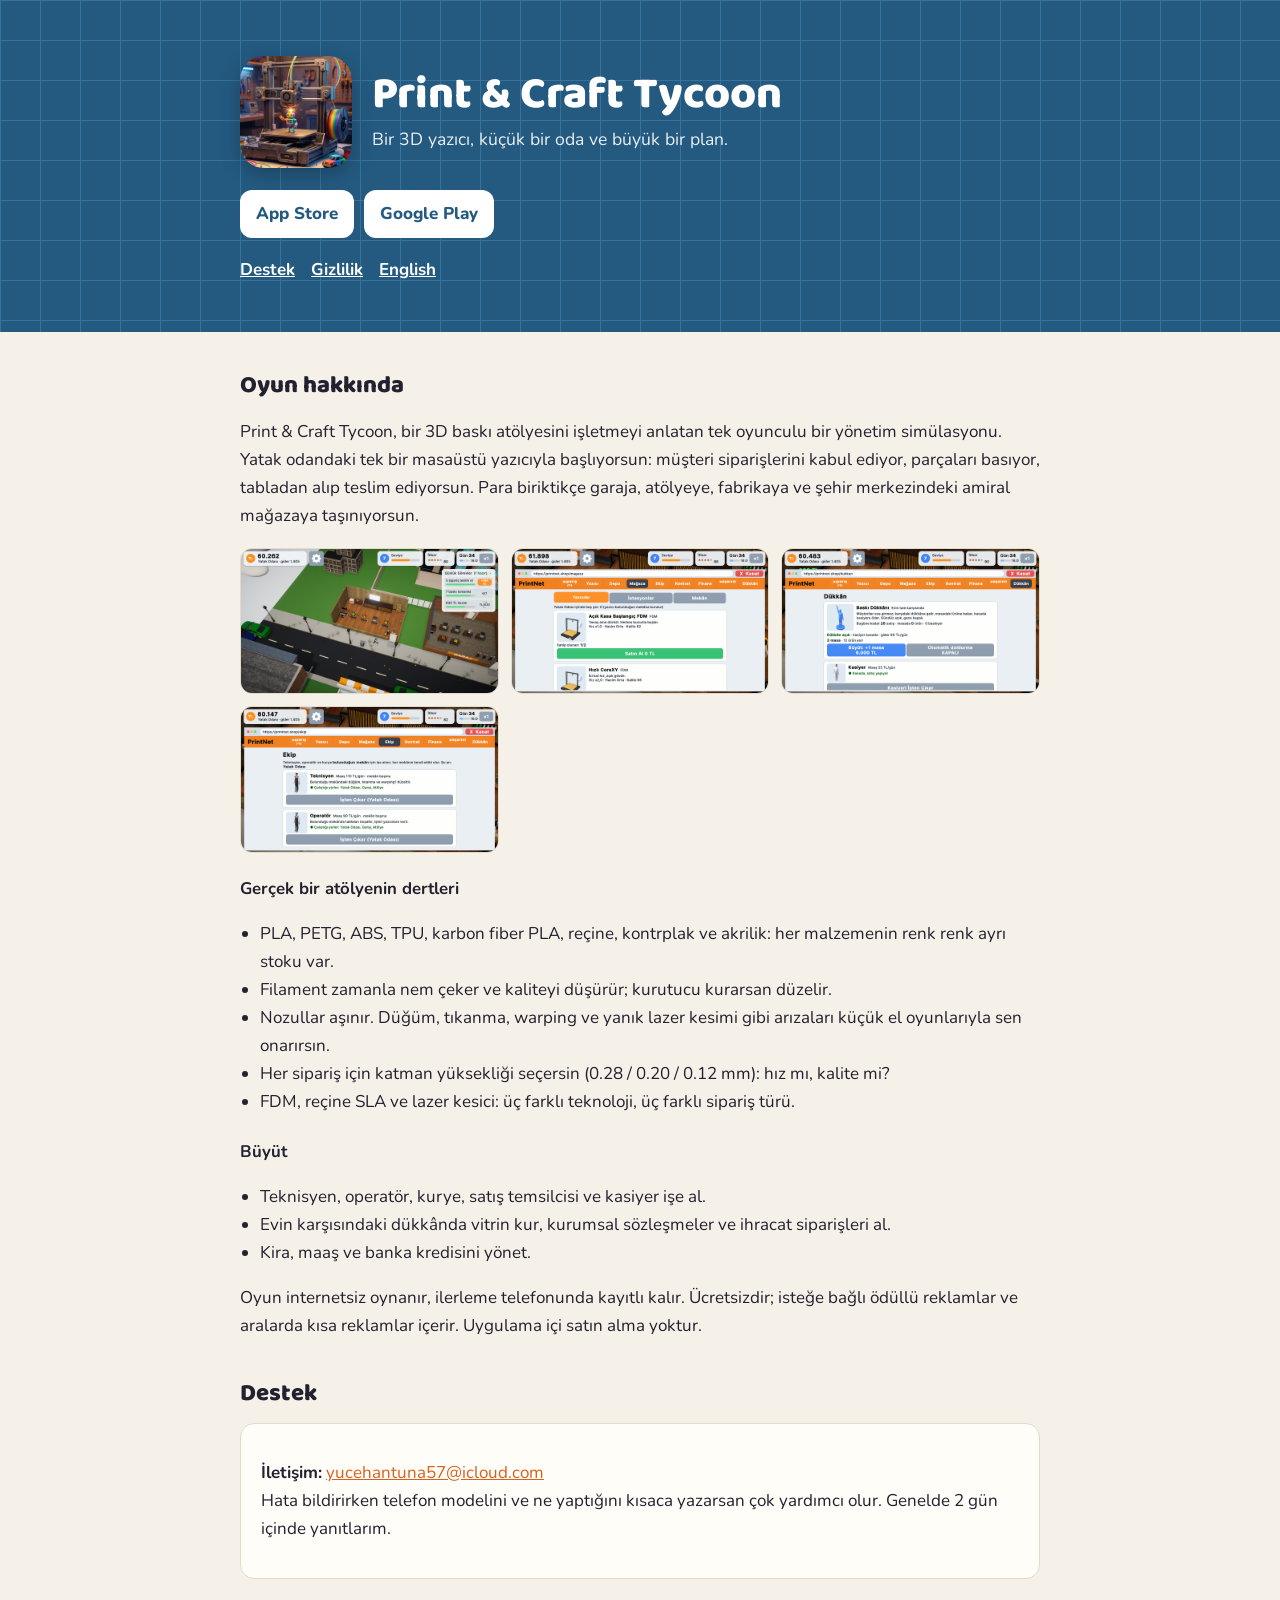
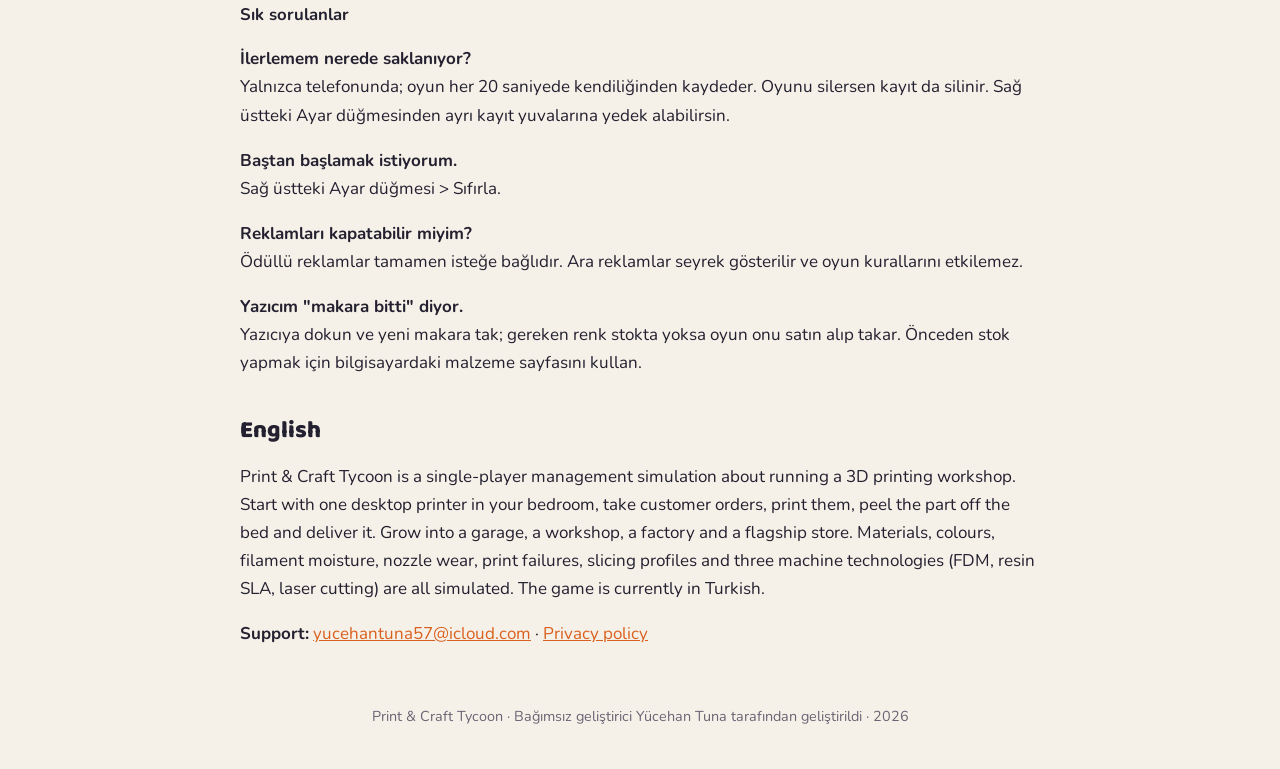
<file: index.html>
<!doctype html>
<html lang="tr">
<head>
<meta charset="utf-8">
<meta name="viewport" content="width=device-width,initial-scale=1">
<title>Print &amp; Craft Tycoon</title>
<meta name="description" content="Print & Craft Tycoon: yatak odasındaki tek 3D yazıcıdan kendi baskı fabrikana. Bağımsız geliştirilmiş bir işletme simülasyonu.">
<link rel="icon" href="favicon.png">
<link rel="preconnect" href="https://fonts.googleapis.com">
<link rel="stylesheet" href="https://fonts.googleapis.com/css2?family=Baloo+2:wght@800&family=Nunito:wght@400;700;800&display=swap">
<link rel="stylesheet" href="style.css">
</head>
<body>
<header class="hero">
  <div class="wrap">
    <div class="brand">
      <img src="img/icon.png" alt="Print &amp; Craft Tycoon ikonu">
      <div>
        <h1>Print &amp; Craft Tycoon</h1>
        <p class="tag">Bir 3D yazıcı, küçük bir oda ve büyük bir plan.</p>
      </div>
    </div>
    <div class="badges">
      <a href="https://apps.apple.com/app/id6832844800">App Store</a>
      <a href="https://play.google.com/store/apps/details?id=com.printcraft.tycoon">Google Play</a>
    </div>
    <nav class="top"><a href="#destek">Destek</a><a href="privacy.html">Gizlilik</a><a href="#english">English</a></nav>
  </div>
</header>

<main class="wrap">
  <h2>Oyun hakkında</h2>
  <p>Print &amp; Craft Tycoon, bir 3D baskı atölyesini işletmeyi anlatan tek oyunculu bir yönetim simülasyonu. Yatak odandaki tek bir masaüstü yazıcıyla başlıyorsun: müşteri siparişlerini kabul ediyor, parçaları basıyor, tabladan alıp teslim ediyorsun. Para biriktikçe garaja, atölyeye, fabrikaya ve şehir merkezindeki amiral mağazaya taşınıyorsun.</p>

  <div class="shots">
    <img src="img/shot2.jpg" alt="Yazıcıların çalıştığı atölye" loading="lazy">
    <img src="img/shot3.jpg" alt="Sipariş ekranı" loading="lazy">
    <img src="img/shot4.jpg" alt="Fabrika katı" loading="lazy">
    <img src="img/shot5.jpg" alt="Mahalle ve dükkân" loading="lazy">
  </div>

  <h3>Gerçek bir atölyenin dertleri</h3>
  <ul>
    <li>PLA, PETG, ABS, TPU, karbon fiber PLA, reçine, kontrplak ve akrilik: her malzemenin renk renk ayrı stoku var.</li>
    <li>Filament zamanla nem çeker ve kaliteyi düşürür; kurutucu kurarsan düzelir.</li>
    <li>Nozullar aşınır. Düğüm, tıkanma, warping ve yanık lazer kesimi gibi arızaları küçük el oyunlarıyla sen onarırsın.</li>
    <li>Her sipariş için katman yüksekliği seçersin (0.28 / 0.20 / 0.12 mm): hız mı, kalite mi?</li>
    <li>FDM, reçine SLA ve lazer kesici: üç farklı teknoloji, üç farklı sipariş türü.</li>
  </ul>
  <h3>Büyüt</h3>
  <ul>
    <li>Teknisyen, operatör, kurye, satış temsilcisi ve kasiyer işe al.</li>
    <li>Evin karşısındaki dükkânda vitrin kur, kurumsal sözleşmeler ve ihracat siparişleri al.</li>
    <li>Kira, maaş ve banka kredisini yönet.</li>
  </ul>
  <p>Oyun internetsiz oynanır, ilerleme telefonunda kayıtlı kalır. Ücretsizdir; isteğe bağlı ödüllü reklamlar ve aralarda kısa reklamlar içerir. Uygulama içi satın alma yoktur.</p>

  <h2 id="destek">Destek</h2>
  <div class="card">
    <p><b>İletişim:</b> <a href="mailto:yucehantuna57@icloud.com">yucehantuna57@icloud.com</a><br>
    Hata bildirirken telefon modelini ve ne yaptığını kısaca yazarsan çok yardımcı olur. Genelde 2 gün içinde yanıtlarım.</p>
  </div>
  <h3>Sık sorulanlar</h3>
  <p><b>İlerlemem nerede saklanıyor?</b><br>Yalnızca telefonunda; oyun her 20 saniyede kendiliğinden kaydeder. Oyunu silersen kayıt da silinir. Sağ üstteki Ayar düğmesinden ayrı kayıt yuvalarına yedek alabilirsin.</p>
  <p><b>Baştan başlamak istiyorum.</b><br>Sağ üstteki Ayar düğmesi &gt; Sıfırla.</p>
  <p><b>Reklamları kapatabilir miyim?</b><br>Ödüllü reklamlar tamamen isteğe bağlıdır. Ara reklamlar seyrek gösterilir ve oyun kurallarını etkilemez.</p>
  <p><b>Yazıcım "makara bitti" diyor.</b><br>Yazıcıya dokun ve yeni makara tak; gereken renk stokta yoksa oyun onu satın alıp takar. Önceden stok yapmak için bilgisayardaki malzeme sayfasını kullan.</p>

  <section id="english">
  <h2>English</h2>
  <p>Print &amp; Craft Tycoon is a single-player management simulation about running a 3D printing workshop. Start with one desktop printer in your bedroom, take customer orders, print them, peel the part off the bed and deliver it. Grow into a garage, a workshop, a factory and a flagship store. Materials, colours, filament moisture, nozzle wear, print failures, slicing profiles and three machine technologies (FDM, resin SLA, laser cutting) are all simulated. The game is currently in Turkish.</p>
  <p><b>Support:</b> <a href="mailto:yucehantuna57@icloud.com">yucehantuna57@icloud.com</a> &middot; <a href="privacy.html#en">Privacy policy</a></p>
  </section>
</main>
<footer>Print &amp; Craft Tycoon &middot; Bağımsız geliştirici Yücehan Tuna tarafından geliştirildi &middot; 2026</footer>
</body>
</html>
</file>
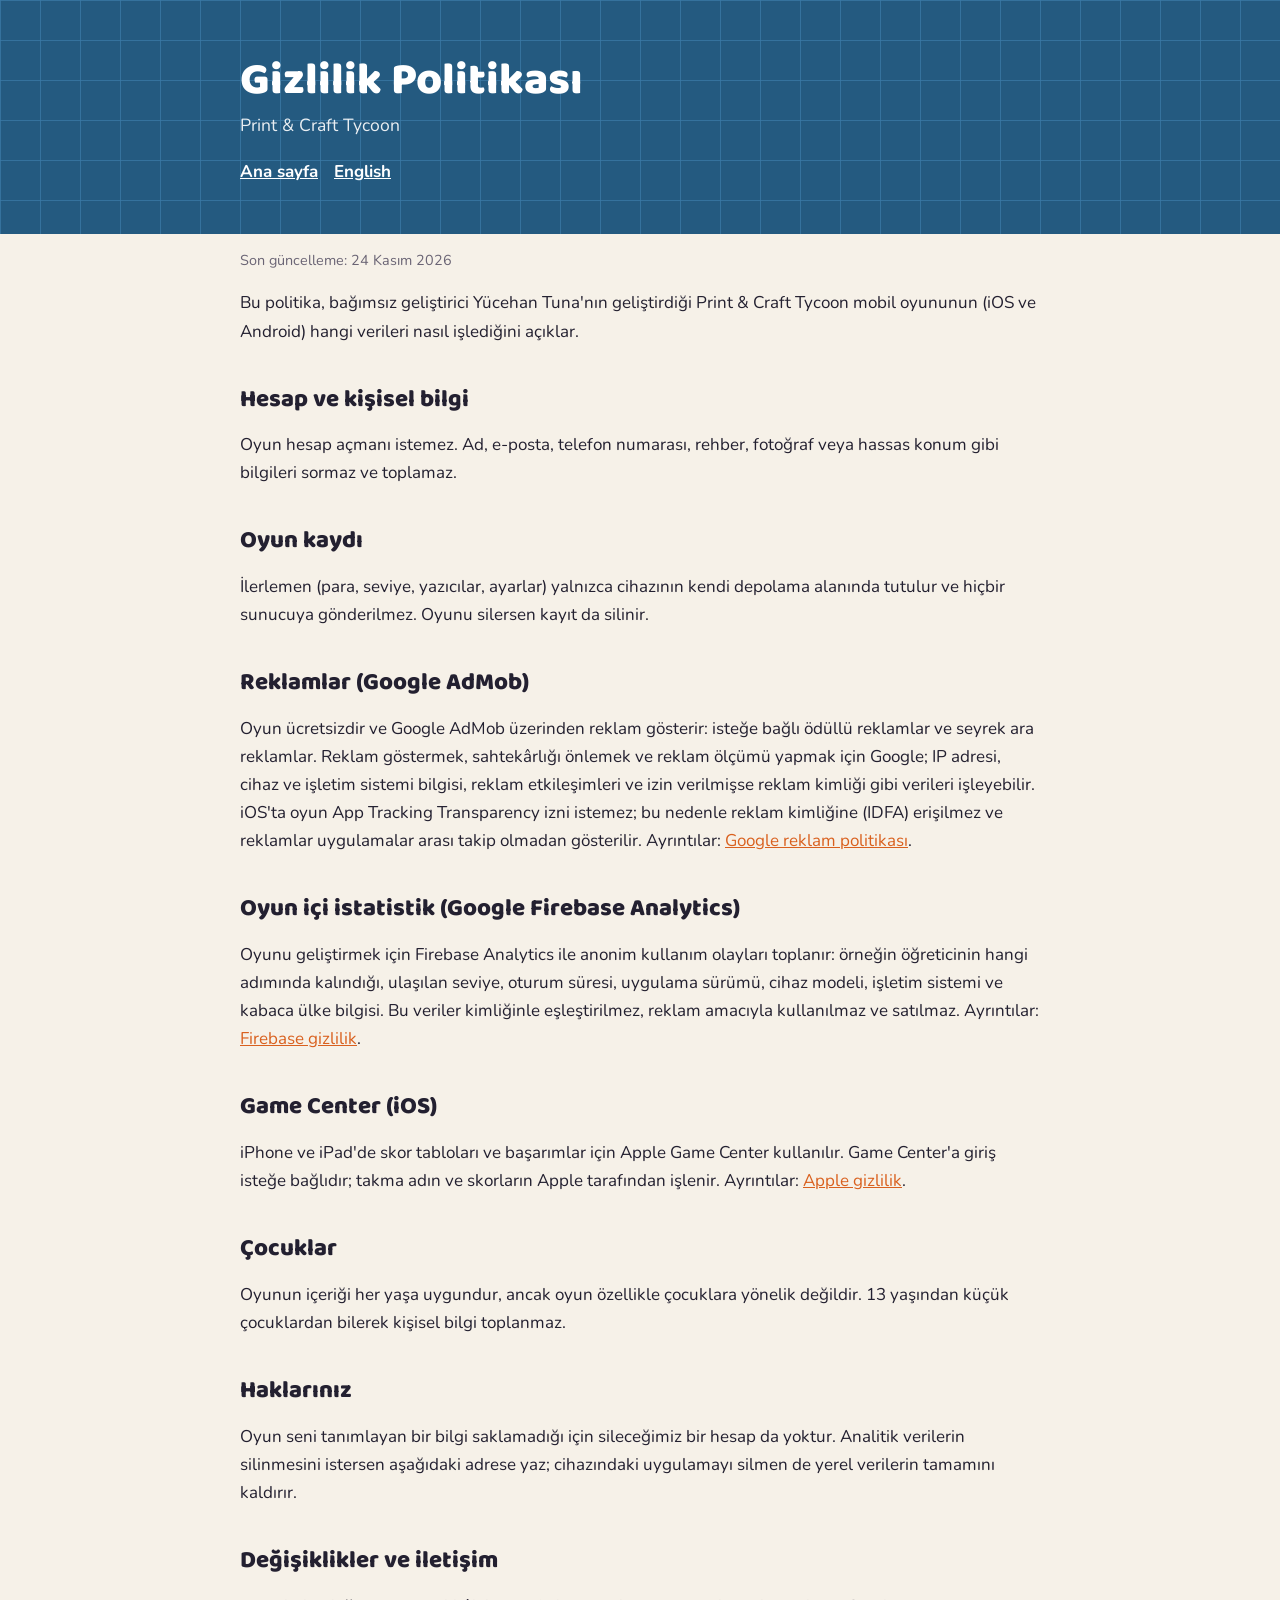
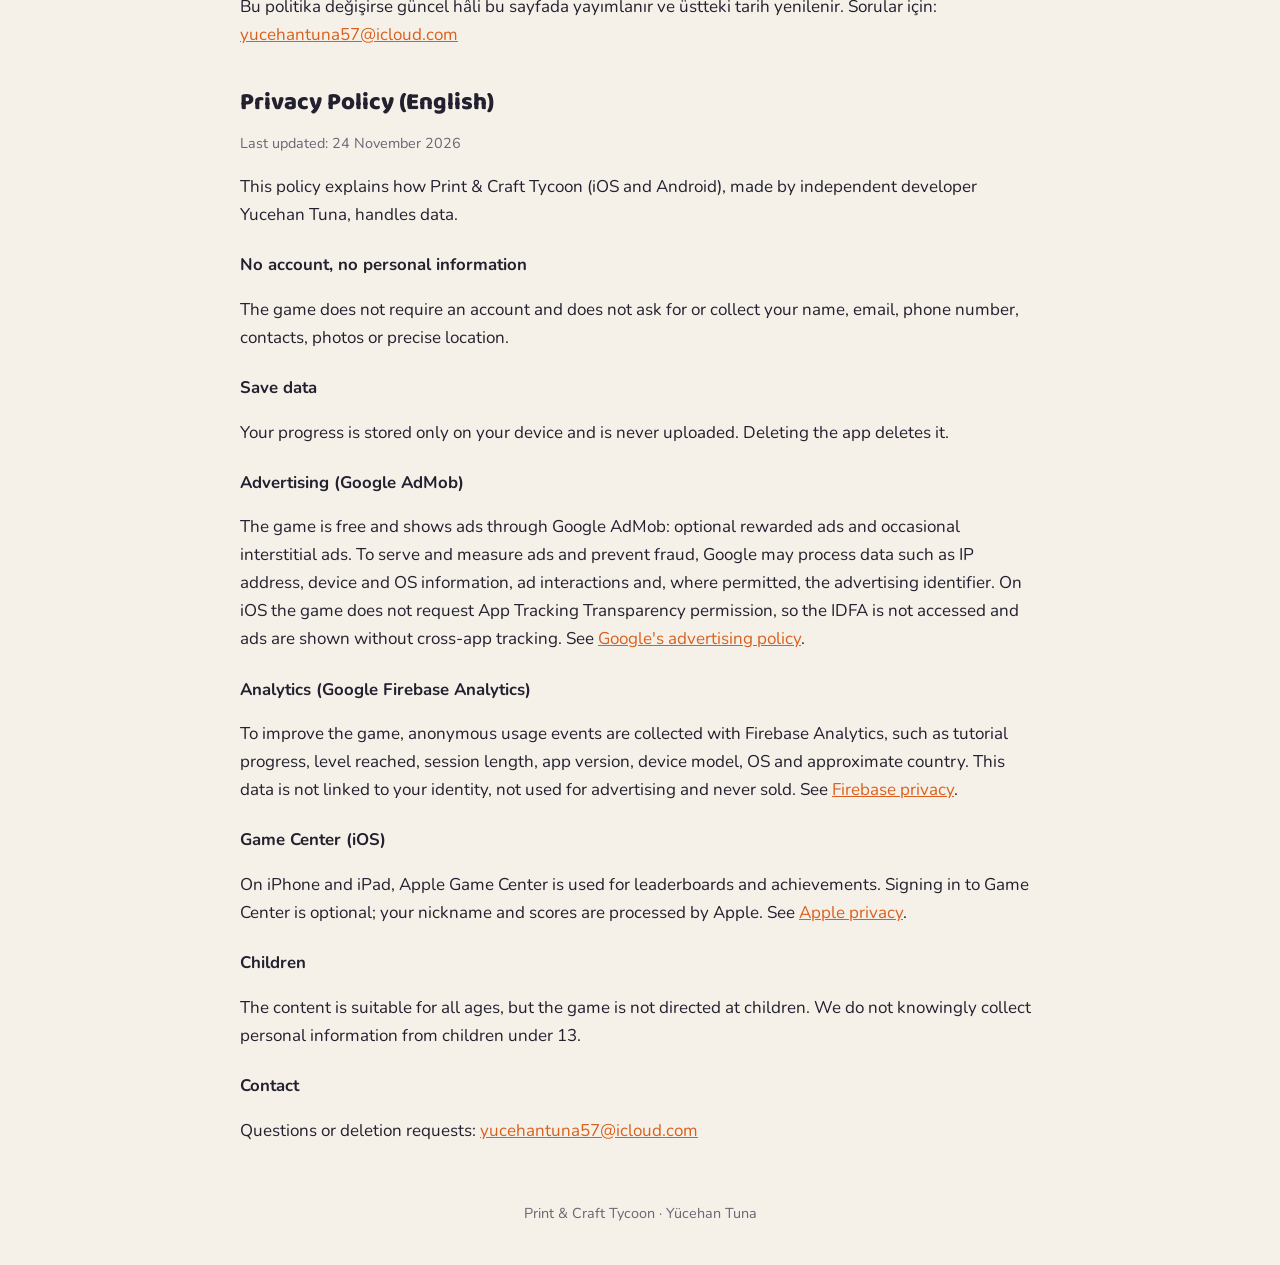
<file: privacy.html>
<!doctype html>
<html lang="tr">
<head>
<meta charset="utf-8">
<meta name="viewport" content="width=device-width,initial-scale=1">
<title>Gizlilik Politikası · Print &amp; Craft Tycoon</title>
<link rel="icon" href="favicon.png">
<link rel="stylesheet" href="https://fonts.googleapis.com/css2?family=Baloo+2:wght@800&family=Nunito:wght@400;700;800&display=swap">
<link rel="stylesheet" href="style.css">
</head>
<body>
<header class="hero">
  <div class="wrap">
    <h1>Gizlilik Politikası</h1>
    <p class="tag">Print &amp; Craft Tycoon</p>
    <nav class="top"><a href="index.html">Ana sayfa</a><a href="#en">English</a></nav>
  </div>
</header>
<main class="wrap">
  <p class="meta">Son güncelleme: 24 Kasım 2026</p>
  <p>Bu politika, bağımsız geliştirici Yücehan Tuna'nın geliştirdiği Print &amp; Craft Tycoon mobil oyununun (iOS ve Android) hangi verileri nasıl işlediğini açıklar.</p>

  <h2>Hesap ve kişisel bilgi</h2>
  <p>Oyun hesap açmanı istemez. Ad, e-posta, telefon numarası, rehber, fotoğraf veya hassas konum gibi bilgileri sormaz ve toplamaz.</p>

  <h2>Oyun kaydı</h2>
  <p>İlerlemen (para, seviye, yazıcılar, ayarlar) yalnızca cihazının kendi depolama alanında tutulur ve hiçbir sunucuya gönderilmez. Oyunu silersen kayıt da silinir.</p>

  <h2>Reklamlar (Google AdMob)</h2>
  <p>Oyun ücretsizdir ve Google AdMob üzerinden reklam gösterir: isteğe bağlı ödüllü reklamlar ve seyrek ara reklamlar. Reklam göstermek, sahtekârlığı önlemek ve reklam ölçümü yapmak için Google; IP adresi, cihaz ve işletim sistemi bilgisi, reklam etkileşimleri ve izin verilmişse reklam kimliği gibi verileri işleyebilir. iOS'ta oyun App Tracking Transparency izni istemez; bu nedenle reklam kimliğine (IDFA) erişilmez ve reklamlar uygulamalar arası takip olmadan gösterilir. Ayrıntılar: <a href="https://policies.google.com/technologies/ads">Google reklam politikası</a>.</p>

  <h2>Oyun içi istatistik (Google Firebase Analytics)</h2>
  <p>Oyunu geliştirmek için Firebase Analytics ile anonim kullanım olayları toplanır: örneğin öğreticinin hangi adımında kalındığı, ulaşılan seviye, oturum süresi, uygulama sürümü, cihaz modeli, işletim sistemi ve kabaca ülke bilgisi. Bu veriler kimliğinle eşleştirilmez, reklam amacıyla kullanılmaz ve satılmaz. Ayrıntılar: <a href="https://firebase.google.com/support/privacy">Firebase gizlilik</a>.</p>

  <h2>Game Center (iOS)</h2>
  <p>iPhone ve iPad'de skor tabloları ve başarımlar için Apple Game Center kullanılır. Game Center'a giriş isteğe bağlıdır; takma adın ve skorların Apple tarafından işlenir. Ayrıntılar: <a href="https://www.apple.com/legal/privacy/">Apple gizlilik</a>.</p>

  <h2>Çocuklar</h2>
  <p>Oyunun içeriği her yaşa uygundur, ancak oyun özellikle çocuklara yönelik değildir. 13 yaşından küçük çocuklardan bilerek kişisel bilgi toplanmaz.</p>

  <h2>Haklarınız</h2>
  <p>Oyun seni tanımlayan bir bilgi saklamadığı için sileceğimiz bir hesap da yoktur. Analitik verilerin silinmesini istersen aşağıdaki adrese yaz; cihazındaki uygulamayı silmen de yerel verilerin tamamını kaldırır.</p>

  <h2>Değişiklikler ve iletişim</h2>
  <p>Bu politika değişirse güncel hâli bu sayfada yayımlanır ve üstteki tarih yenilenir. Sorular için: <a href="mailto:yucehantuna57@icloud.com">yucehantuna57@icloud.com</a></p>

  <section id="en">
  <h2>Privacy Policy (English)</h2>
  <p class="meta">Last updated: 24 November 2026</p>
  <p>This policy explains how Print &amp; Craft Tycoon (iOS and Android), made by independent developer Yucehan Tuna, handles data.</p>
  <h3>No account, no personal information</h3>
  <p>The game does not require an account and does not ask for or collect your name, email, phone number, contacts, photos or precise location.</p>
  <h3>Save data</h3>
  <p>Your progress is stored only on your device and is never uploaded. Deleting the app deletes it.</p>
  <h3>Advertising (Google AdMob)</h3>
  <p>The game is free and shows ads through Google AdMob: optional rewarded ads and occasional interstitial ads. To serve and measure ads and prevent fraud, Google may process data such as IP address, device and OS information, ad interactions and, where permitted, the advertising identifier. On iOS the game does not request App Tracking Transparency permission, so the IDFA is not accessed and ads are shown without cross-app tracking. See <a href="https://policies.google.com/technologies/ads">Google's advertising policy</a>.</p>
  <h3>Analytics (Google Firebase Analytics)</h3>
  <p>To improve the game, anonymous usage events are collected with Firebase Analytics, such as tutorial progress, level reached, session length, app version, device model, OS and approximate country. This data is not linked to your identity, not used for advertising and never sold. See <a href="https://firebase.google.com/support/privacy">Firebase privacy</a>.</p>
  <h3>Game Center (iOS)</h3>
  <p>On iPhone and iPad, Apple Game Center is used for leaderboards and achievements. Signing in to Game Center is optional; your nickname and scores are processed by Apple. See <a href="https://www.apple.com/legal/privacy/">Apple privacy</a>.</p>
  <h3>Children</h3>
  <p>The content is suitable for all ages, but the game is not directed at children. We do not knowingly collect personal information from children under 13.</p>
  <h3>Contact</h3>
  <p>Questions or deletion requests: <a href="mailto:yucehantuna57@icloud.com">yucehantuna57@icloud.com</a></p>
  </section>
</main>
<footer>Print &amp; Craft Tycoon &middot; Yücehan Tuna</footer>
</body>
</html>
</file>
<file: style.css>
:root{--bg:#f6f1e8;--fg:#232030;--muted:#6a6474;--accent:#d9601e;--blue:#245a80;--card:#fffdf8;--line:#e3dace}
@media (prefers-color-scheme:dark){:root{--bg:#191720;--fg:#efeaf2;--muted:#aaa2b4;--accent:#ff9a4d;--blue:#7cb8e0;--card:#221f2b;--line:#34303e}}
*{box-sizing:border-box}
body{margin:0;background:var(--bg);color:var(--fg);font:17px/1.65 "Nunito",system-ui,-apple-system,"Segoe UI",sans-serif}
a{color:var(--accent)}
header.hero{background:#245a80 url(img/grid.svg);color:#fff;padding:56px 16px 48px}
.wrap{max-width:52rem;margin:0 auto;padding:0 16px}
.brand{display:flex;gap:20px;align-items:center;flex-wrap:wrap}
.brand img{width:112px;height:112px;border-radius:24px;box-shadow:0 6px 20px rgba(0,0,0,.25)}
h1{font:800 clamp(2rem,6vw,2.8rem)/1.1 "Baloo 2",system-ui,sans-serif;margin:0}
h2{font:800 1.5rem/1.2 "Baloo 2",system-ui,sans-serif;margin:40px 0 10px}
h3{margin:22px 0 4px;font-size:1.05rem}
.tag{opacity:.9;margin:6px 0 0;font-size:1.1rem}
.badges{display:flex;gap:10px;flex-wrap:wrap;margin-top:22px}
.badges a{background:#fff;color:#245a80;text-decoration:none;font-weight:800;padding:10px 16px;border-radius:12px}
.shots{display:grid;grid-template-columns:repeat(auto-fit,minmax(240px,1fr));gap:12px;margin:18px 0}
.shots img{width:100%;border-radius:12px;border:1px solid var(--line);display:block}
ul{padding-left:1.2em}
.card{background:var(--card);border:1px solid var(--line);border-radius:14px;padding:18px 20px;margin:14px 0}
footer{color:var(--muted);font-size:.9rem;padding:40px 16px;text-align:center}
nav.top{display:flex;gap:16px;flex-wrap:wrap;margin-top:18px}
nav.top a{color:#fff;font-weight:700}
.meta{color:var(--muted);font-size:.9rem}
</file>
